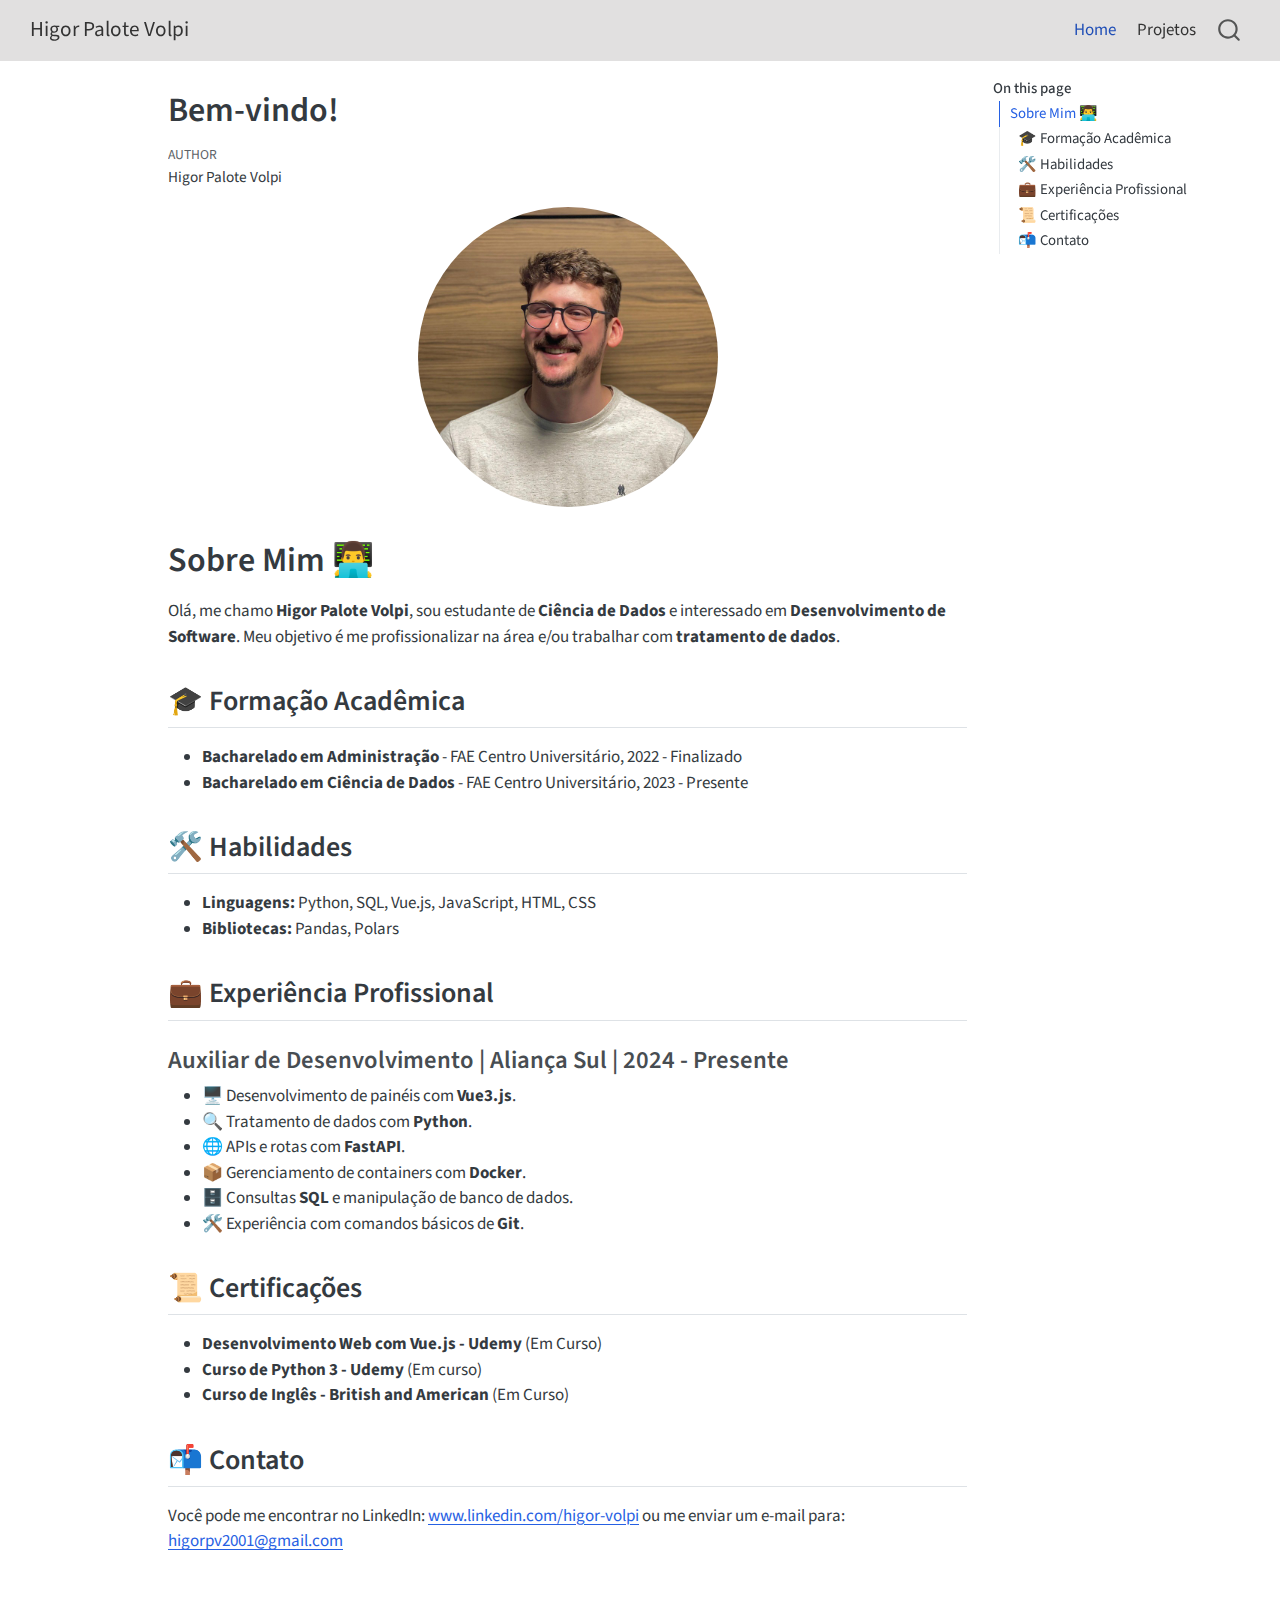
<file: index.html>
<!DOCTYPE html>
<html xmlns="http://www.w3.org/1999/xhtml" lang="en" xml:lang="en"><head>

<meta charset="utf-8">
<meta name="generator" content="quarto-1.6.42">

<meta name="viewport" content="width=device-width, initial-scale=1.0, user-scalable=yes">

<meta name="author" content="Higor Palote Volpi">

<title>Bem-vindo! – Higor Palote Volpi</title>
<style>
code{white-space: pre-wrap;}
span.smallcaps{font-variant: small-caps;}
div.columns{display: flex; gap: min(4vw, 1.5em);}
div.column{flex: auto; overflow-x: auto;}
div.hanging-indent{margin-left: 1.5em; text-indent: -1.5em;}
ul.task-list{list-style: none;}
ul.task-list li input[type="checkbox"] {
  width: 0.8em;
  margin: 0 0.8em 0.2em -1em; /* quarto-specific, see https://github.com/quarto-dev/quarto-cli/issues/4556 */ 
  vertical-align: middle;
}
</style>


<script src="site_libs/quarto-nav/quarto-nav.js"></script>
<script src="site_libs/quarto-nav/headroom.min.js"></script>
<script src="site_libs/clipboard/clipboard.min.js"></script>
<script src="site_libs/quarto-search/autocomplete.umd.js"></script>
<script src="site_libs/quarto-search/fuse.min.js"></script>
<script src="site_libs/quarto-search/quarto-search.js"></script>
<meta name="quarto:offset" content="./">
<script src="site_libs/quarto-html/quarto.js"></script>
<script src="site_libs/quarto-html/popper.min.js"></script>
<script src="site_libs/quarto-html/tippy.umd.min.js"></script>
<script src="site_libs/quarto-html/anchor.min.js"></script>
<link href="site_libs/quarto-html/tippy.css" rel="stylesheet">
<link href="site_libs/quarto-html/quarto-syntax-highlighting-2f5df379a58b258e96c21c0638c20c03.css" rel="stylesheet" id="quarto-text-highlighting-styles">
<script src="site_libs/bootstrap/bootstrap.min.js"></script>
<link href="site_libs/bootstrap/bootstrap-icons.css" rel="stylesheet">
<link href="site_libs/bootstrap/bootstrap-ddd961a2510921635943dfbbd19534c4.min.css" rel="stylesheet" append-hash="true" id="quarto-bootstrap" data-mode="light">
<script id="quarto-search-options" type="application/json">{
  "location": "navbar",
  "copy-button": false,
  "collapse-after": 3,
  "panel-placement": "end",
  "type": "overlay",
  "limit": 50,
  "keyboard-shortcut": [
    "f",
    "/",
    "s"
  ],
  "show-item-context": false,
  "language": {
    "search-no-results-text": "No results",
    "search-matching-documents-text": "matching documents",
    "search-copy-link-title": "Copy link to search",
    "search-hide-matches-text": "Hide additional matches",
    "search-more-match-text": "more match in this document",
    "search-more-matches-text": "more matches in this document",
    "search-clear-button-title": "Clear",
    "search-text-placeholder": "",
    "search-detached-cancel-button-title": "Cancel",
    "search-submit-button-title": "Submit",
    "search-label": "Search"
  }
}</script>


<link rel="stylesheet" href="styles.css">
</head>

<body class="nav-fixed">

<div id="quarto-search-results"></div>
  <header id="quarto-header" class="headroom fixed-top">
    <nav class="navbar navbar-expand-lg " data-bs-theme="dark">
      <div class="navbar-container container-fluid">
      <div class="navbar-brand-container mx-auto">
    <a class="navbar-brand" href="./index.html">
    <span class="navbar-title">Higor Palote Volpi</span>
    </a>
  </div>
            <div id="quarto-search" class="" title="Search"></div>
          <button class="navbar-toggler" type="button" data-bs-toggle="collapse" data-bs-target="#navbarCollapse" aria-controls="navbarCollapse" role="menu" aria-expanded="false" aria-label="Toggle navigation" onclick="if (window.quartoToggleHeadroom) { window.quartoToggleHeadroom(); }">
  <span class="navbar-toggler-icon"></span>
</button>
          <div class="collapse navbar-collapse" id="navbarCollapse">
            <ul class="navbar-nav navbar-nav-scroll ms-auto">
  <li class="nav-item">
    <a class="nav-link active" href="./index.html" aria-current="page"> 
<span class="menu-text">Home</span></a>
  </li>  
  <li class="nav-item">
    <a class="nav-link" href="./projects.html"> 
<span class="menu-text">Projetos</span></a>
  </li>  
</ul>
          </div> <!-- /navcollapse -->
            <div class="quarto-navbar-tools">
</div>
      </div> <!-- /container-fluid -->
    </nav>
</header>
<!-- content -->
<div id="quarto-content" class="quarto-container page-columns page-rows-contents page-layout-article page-navbar">
<!-- sidebar -->
<!-- margin-sidebar -->
    <div id="quarto-margin-sidebar" class="sidebar margin-sidebar">
        <nav id="TOC" role="doc-toc" class="toc-active">
    <h2 id="toc-title">On this page</h2>
   
  <ul>
  <li><a href="#sobre-mim" id="toc-sobre-mim" class="nav-link active" data-scroll-target="#sobre-mim">Sobre Mim 👨‍💻</a>
  <ul class="collapse">
  <li><a href="#formação-acadêmica" id="toc-formação-acadêmica" class="nav-link" data-scroll-target="#formação-acadêmica">🎓 Formação Acadêmica</a></li>
  <li><a href="#habilidades" id="toc-habilidades" class="nav-link" data-scroll-target="#habilidades">🛠️ Habilidades</a></li>
  <li><a href="#experiência-profissional" id="toc-experiência-profissional" class="nav-link" data-scroll-target="#experiência-profissional">💼 Experiência Profissional</a>
  <ul class="collapse">
  <li><a href="#auxiliar-de-desenvolvimento-aliança-sul-2024---presente" id="toc-auxiliar-de-desenvolvimento-aliança-sul-2024---presente" class="nav-link" data-scroll-target="#auxiliar-de-desenvolvimento-aliança-sul-2024---presente">Auxiliar de Desenvolvimento | Aliança Sul | 2024 - Presente</a></li>
  </ul></li>
  <li><a href="#certificações" id="toc-certificações" class="nav-link" data-scroll-target="#certificações">📜 Certificações</a></li>
  <li><a href="#contato" id="toc-contato" class="nav-link" data-scroll-target="#contato">📬 Contato</a></li>
  </ul></li>
  </ul>
</nav>
    </div>
<!-- main -->
<main class="content" id="quarto-document-content">

<header id="title-block-header" class="quarto-title-block default">
<div class="quarto-title">
<h1 class="title">Bem-vindo!</h1>
</div>



<div class="quarto-title-meta">

    <div>
    <div class="quarto-title-meta-heading">Author</div>
    <div class="quarto-title-meta-contents">
             <p>Higor Palote Volpi </p>
          </div>
  </div>
    
  
    
  </div>
  


</header>


<div style="text-align: center;">
<p><img src="images/higor.jpg" alt="Foto de Higor Palote Volpi" width="300" style="border-radius: 50%;"></p>
</div>
<section id="sobre-mim" class="level1">
<h1>Sobre Mim 👨‍💻</h1>
<p>Olá, me chamo <strong>Higor Palote Volpi</strong>, sou estudante de <strong>Ciência de Dados</strong> e interessado em <strong>Desenvolvimento de Software</strong>. Meu objetivo é me profissionalizar na área e/ou trabalhar com <strong>tratamento de dados</strong>.</p>
<section id="formação-acadêmica" class="level2">
<h2 class="anchored" data-anchor-id="formação-acadêmica">🎓 Formação Acadêmica</h2>
<ul>
<li><strong>Bacharelado em Administração</strong> - FAE Centro Universitário, 2022 - Finalizado<br>
</li>
<li><strong>Bacharelado em Ciência de Dados</strong> - FAE Centro Universitário, 2023 - Presente</li>
</ul>
</section>
<section id="habilidades" class="level2">
<h2 class="anchored" data-anchor-id="habilidades">🛠️ Habilidades</h2>
<ul>
<li><strong>Linguagens:</strong> Python, SQL, Vue.js, JavaScript, HTML, CSS<br>
</li>
<li><strong>Bibliotecas:</strong> Pandas, Polars</li>
</ul>
</section>
<section id="experiência-profissional" class="level2">
<h2 class="anchored" data-anchor-id="experiência-profissional">💼 Experiência Profissional</h2>
<section id="auxiliar-de-desenvolvimento-aliança-sul-2024---presente" class="level3">
<h3 class="anchored" data-anchor-id="auxiliar-de-desenvolvimento-aliança-sul-2024---presente">Auxiliar de Desenvolvimento | Aliança Sul | 2024 - Presente</h3>
<ul>
<li>🖥️ Desenvolvimento de painéis com <strong>Vue3.js</strong>.<br>
</li>
<li>🔍 Tratamento de dados com <strong>Python</strong>.<br>
</li>
<li>🌐 APIs e rotas com <strong>FastAPI</strong>.<br>
</li>
<li>📦 Gerenciamento de containers com <strong>Docker</strong>.<br>
</li>
<li>🗄️ Consultas <strong>SQL</strong> e manipulação de banco de dados.<br>
</li>
<li>🛠️ Experiência com comandos básicos de <strong>Git</strong>.</li>
</ul>
</section>
</section>
<section id="certificações" class="level2">
<h2 class="anchored" data-anchor-id="certificações">📜 Certificações</h2>
<ul>
<li><strong>Desenvolvimento Web com Vue.js - Udemy</strong> (Em Curso)<br>
</li>
<li><strong>Curso de Python 3 - Udemy</strong> (Em curso)<br>
</li>
<li><strong>Curso de Inglês - British and American</strong> (Em Curso)</li>
</ul>
</section>
<section id="contato" class="level2">
<h2 class="anchored" data-anchor-id="contato">📬 Contato</h2>
<p>Você pode me encontrar no LinkedIn: <a href="https://www.linkedin.com/in/higor-volpi/">www.linkedin.com/higor-volpi</a> ou me enviar um e-mail para: <a href="mailto:higorpv2001@gmail.com">higorpv2001@gmail.com</a></p>


</section>
</section>

</main> <!-- /main -->
<script id="quarto-html-after-body" type="application/javascript">
window.document.addEventListener("DOMContentLoaded", function (event) {
  const toggleBodyColorMode = (bsSheetEl) => {
    const mode = bsSheetEl.getAttribute("data-mode");
    const bodyEl = window.document.querySelector("body");
    if (mode === "dark") {
      bodyEl.classList.add("quarto-dark");
      bodyEl.classList.remove("quarto-light");
    } else {
      bodyEl.classList.add("quarto-light");
      bodyEl.classList.remove("quarto-dark");
    }
  }
  const toggleBodyColorPrimary = () => {
    const bsSheetEl = window.document.querySelector("link#quarto-bootstrap");
    if (bsSheetEl) {
      toggleBodyColorMode(bsSheetEl);
    }
  }
  toggleBodyColorPrimary();  
  const icon = "";
  const anchorJS = new window.AnchorJS();
  anchorJS.options = {
    placement: 'right',
    icon: icon
  };
  anchorJS.add('.anchored');
  const isCodeAnnotation = (el) => {
    for (const clz of el.classList) {
      if (clz.startsWith('code-annotation-')) {                     
        return true;
      }
    }
    return false;
  }
  const onCopySuccess = function(e) {
    // button target
    const button = e.trigger;
    // don't keep focus
    button.blur();
    // flash "checked"
    button.classList.add('code-copy-button-checked');
    var currentTitle = button.getAttribute("title");
    button.setAttribute("title", "Copied!");
    let tooltip;
    if (window.bootstrap) {
      button.setAttribute("data-bs-toggle", "tooltip");
      button.setAttribute("data-bs-placement", "left");
      button.setAttribute("data-bs-title", "Copied!");
      tooltip = new bootstrap.Tooltip(button, 
        { trigger: "manual", 
          customClass: "code-copy-button-tooltip",
          offset: [0, -8]});
      tooltip.show();    
    }
    setTimeout(function() {
      if (tooltip) {
        tooltip.hide();
        button.removeAttribute("data-bs-title");
        button.removeAttribute("data-bs-toggle");
        button.removeAttribute("data-bs-placement");
      }
      button.setAttribute("title", currentTitle);
      button.classList.remove('code-copy-button-checked');
    }, 1000);
    // clear code selection
    e.clearSelection();
  }
  const getTextToCopy = function(trigger) {
      const codeEl = trigger.previousElementSibling.cloneNode(true);
      for (const childEl of codeEl.children) {
        if (isCodeAnnotation(childEl)) {
          childEl.remove();
        }
      }
      return codeEl.innerText;
  }
  const clipboard = new window.ClipboardJS('.code-copy-button:not([data-in-quarto-modal])', {
    text: getTextToCopy
  });
  clipboard.on('success', onCopySuccess);
  if (window.document.getElementById('quarto-embedded-source-code-modal')) {
    const clipboardModal = new window.ClipboardJS('.code-copy-button[data-in-quarto-modal]', {
      text: getTextToCopy,
      container: window.document.getElementById('quarto-embedded-source-code-modal')
    });
    clipboardModal.on('success', onCopySuccess);
  }
    var localhostRegex = new RegExp(/^(?:http|https):\/\/localhost\:?[0-9]*\//);
    var mailtoRegex = new RegExp(/^mailto:/);
      var filterRegex = new RegExp('/' + window.location.host + '/');
    var isInternal = (href) => {
        return filterRegex.test(href) || localhostRegex.test(href) || mailtoRegex.test(href);
    }
    // Inspect non-navigation links and adorn them if external
 	var links = window.document.querySelectorAll('a[href]:not(.nav-link):not(.navbar-brand):not(.toc-action):not(.sidebar-link):not(.sidebar-item-toggle):not(.pagination-link):not(.no-external):not([aria-hidden]):not(.dropdown-item):not(.quarto-navigation-tool):not(.about-link)');
    for (var i=0; i<links.length; i++) {
      const link = links[i];
      if (!isInternal(link.href)) {
        // undo the damage that might have been done by quarto-nav.js in the case of
        // links that we want to consider external
        if (link.dataset.originalHref !== undefined) {
          link.href = link.dataset.originalHref;
        }
      }
    }
  function tippyHover(el, contentFn, onTriggerFn, onUntriggerFn) {
    const config = {
      allowHTML: true,
      maxWidth: 500,
      delay: 100,
      arrow: false,
      appendTo: function(el) {
          return el.parentElement;
      },
      interactive: true,
      interactiveBorder: 10,
      theme: 'quarto',
      placement: 'bottom-start',
    };
    if (contentFn) {
      config.content = contentFn;
    }
    if (onTriggerFn) {
      config.onTrigger = onTriggerFn;
    }
    if (onUntriggerFn) {
      config.onUntrigger = onUntriggerFn;
    }
    window.tippy(el, config); 
  }
  const noterefs = window.document.querySelectorAll('a[role="doc-noteref"]');
  for (var i=0; i<noterefs.length; i++) {
    const ref = noterefs[i];
    tippyHover(ref, function() {
      // use id or data attribute instead here
      let href = ref.getAttribute('data-footnote-href') || ref.getAttribute('href');
      try { href = new URL(href).hash; } catch {}
      const id = href.replace(/^#\/?/, "");
      const note = window.document.getElementById(id);
      if (note) {
        return note.innerHTML;
      } else {
        return "";
      }
    });
  }
  const xrefs = window.document.querySelectorAll('a.quarto-xref');
  const processXRef = (id, note) => {
    // Strip column container classes
    const stripColumnClz = (el) => {
      el.classList.remove("page-full", "page-columns");
      if (el.children) {
        for (const child of el.children) {
          stripColumnClz(child);
        }
      }
    }
    stripColumnClz(note)
    if (id === null || id.startsWith('sec-')) {
      // Special case sections, only their first couple elements
      const container = document.createElement("div");
      if (note.children && note.children.length > 2) {
        container.appendChild(note.children[0].cloneNode(true));
        for (let i = 1; i < note.children.length; i++) {
          const child = note.children[i];
          if (child.tagName === "P" && child.innerText === "") {
            continue;
          } else {
            container.appendChild(child.cloneNode(true));
            break;
          }
        }
        if (window.Quarto?.typesetMath) {
          window.Quarto.typesetMath(container);
        }
        return container.innerHTML
      } else {
        if (window.Quarto?.typesetMath) {
          window.Quarto.typesetMath(note);
        }
        return note.innerHTML;
      }
    } else {
      // Remove any anchor links if they are present
      const anchorLink = note.querySelector('a.anchorjs-link');
      if (anchorLink) {
        anchorLink.remove();
      }
      if (window.Quarto?.typesetMath) {
        window.Quarto.typesetMath(note);
      }
      if (note.classList.contains("callout")) {
        return note.outerHTML;
      } else {
        return note.innerHTML;
      }
    }
  }
  for (var i=0; i<xrefs.length; i++) {
    const xref = xrefs[i];
    tippyHover(xref, undefined, function(instance) {
      instance.disable();
      let url = xref.getAttribute('href');
      let hash = undefined; 
      if (url.startsWith('#')) {
        hash = url;
      } else {
        try { hash = new URL(url).hash; } catch {}
      }
      if (hash) {
        const id = hash.replace(/^#\/?/, "");
        const note = window.document.getElementById(id);
        if (note !== null) {
          try {
            const html = processXRef(id, note.cloneNode(true));
            instance.setContent(html);
          } finally {
            instance.enable();
            instance.show();
          }
        } else {
          // See if we can fetch this
          fetch(url.split('#')[0])
          .then(res => res.text())
          .then(html => {
            const parser = new DOMParser();
            const htmlDoc = parser.parseFromString(html, "text/html");
            const note = htmlDoc.getElementById(id);
            if (note !== null) {
              const html = processXRef(id, note);
              instance.setContent(html);
            } 
          }).finally(() => {
            instance.enable();
            instance.show();
          });
        }
      } else {
        // See if we can fetch a full url (with no hash to target)
        // This is a special case and we should probably do some content thinning / targeting
        fetch(url)
        .then(res => res.text())
        .then(html => {
          const parser = new DOMParser();
          const htmlDoc = parser.parseFromString(html, "text/html");
          const note = htmlDoc.querySelector('main.content');
          if (note !== null) {
            // This should only happen for chapter cross references
            // (since there is no id in the URL)
            // remove the first header
            if (note.children.length > 0 && note.children[0].tagName === "HEADER") {
              note.children[0].remove();
            }
            const html = processXRef(null, note);
            instance.setContent(html);
          } 
        }).finally(() => {
          instance.enable();
          instance.show();
        });
      }
    }, function(instance) {
    });
  }
      let selectedAnnoteEl;
      const selectorForAnnotation = ( cell, annotation) => {
        let cellAttr = 'data-code-cell="' + cell + '"';
        let lineAttr = 'data-code-annotation="' +  annotation + '"';
        const selector = 'span[' + cellAttr + '][' + lineAttr + ']';
        return selector;
      }
      const selectCodeLines = (annoteEl) => {
        const doc = window.document;
        const targetCell = annoteEl.getAttribute("data-target-cell");
        const targetAnnotation = annoteEl.getAttribute("data-target-annotation");
        const annoteSpan = window.document.querySelector(selectorForAnnotation(targetCell, targetAnnotation));
        const lines = annoteSpan.getAttribute("data-code-lines").split(",");
        const lineIds = lines.map((line) => {
          return targetCell + "-" + line;
        })
        let top = null;
        let height = null;
        let parent = null;
        if (lineIds.length > 0) {
            //compute the position of the single el (top and bottom and make a div)
            const el = window.document.getElementById(lineIds[0]);
            top = el.offsetTop;
            height = el.offsetHeight;
            parent = el.parentElement.parentElement;
          if (lineIds.length > 1) {
            const lastEl = window.document.getElementById(lineIds[lineIds.length - 1]);
            const bottom = lastEl.offsetTop + lastEl.offsetHeight;
            height = bottom - top;
          }
          if (top !== null && height !== null && parent !== null) {
            // cook up a div (if necessary) and position it 
            let div = window.document.getElementById("code-annotation-line-highlight");
            if (div === null) {
              div = window.document.createElement("div");
              div.setAttribute("id", "code-annotation-line-highlight");
              div.style.position = 'absolute';
              parent.appendChild(div);
            }
            div.style.top = top - 2 + "px";
            div.style.height = height + 4 + "px";
            div.style.left = 0;
            let gutterDiv = window.document.getElementById("code-annotation-line-highlight-gutter");
            if (gutterDiv === null) {
              gutterDiv = window.document.createElement("div");
              gutterDiv.setAttribute("id", "code-annotation-line-highlight-gutter");
              gutterDiv.style.position = 'absolute';
              const codeCell = window.document.getElementById(targetCell);
              const gutter = codeCell.querySelector('.code-annotation-gutter');
              gutter.appendChild(gutterDiv);
            }
            gutterDiv.style.top = top - 2 + "px";
            gutterDiv.style.height = height + 4 + "px";
          }
          selectedAnnoteEl = annoteEl;
        }
      };
      const unselectCodeLines = () => {
        const elementsIds = ["code-annotation-line-highlight", "code-annotation-line-highlight-gutter"];
        elementsIds.forEach((elId) => {
          const div = window.document.getElementById(elId);
          if (div) {
            div.remove();
          }
        });
        selectedAnnoteEl = undefined;
      };
        // Handle positioning of the toggle
    window.addEventListener(
      "resize",
      throttle(() => {
        elRect = undefined;
        if (selectedAnnoteEl) {
          selectCodeLines(selectedAnnoteEl);
        }
      }, 10)
    );
    function throttle(fn, ms) {
    let throttle = false;
    let timer;
      return (...args) => {
        if(!throttle) { // first call gets through
            fn.apply(this, args);
            throttle = true;
        } else { // all the others get throttled
            if(timer) clearTimeout(timer); // cancel #2
            timer = setTimeout(() => {
              fn.apply(this, args);
              timer = throttle = false;
            }, ms);
        }
      };
    }
      // Attach click handler to the DT
      const annoteDls = window.document.querySelectorAll('dt[data-target-cell]');
      for (const annoteDlNode of annoteDls) {
        annoteDlNode.addEventListener('click', (event) => {
          const clickedEl = event.target;
          if (clickedEl !== selectedAnnoteEl) {
            unselectCodeLines();
            const activeEl = window.document.querySelector('dt[data-target-cell].code-annotation-active');
            if (activeEl) {
              activeEl.classList.remove('code-annotation-active');
            }
            selectCodeLines(clickedEl);
            clickedEl.classList.add('code-annotation-active');
          } else {
            // Unselect the line
            unselectCodeLines();
            clickedEl.classList.remove('code-annotation-active');
          }
        });
      }
  const findCites = (el) => {
    const parentEl = el.parentElement;
    if (parentEl) {
      const cites = parentEl.dataset.cites;
      if (cites) {
        return {
          el,
          cites: cites.split(' ')
        };
      } else {
        return findCites(el.parentElement)
      }
    } else {
      return undefined;
    }
  };
  var bibliorefs = window.document.querySelectorAll('a[role="doc-biblioref"]');
  for (var i=0; i<bibliorefs.length; i++) {
    const ref = bibliorefs[i];
    const citeInfo = findCites(ref);
    if (citeInfo) {
      tippyHover(citeInfo.el, function() {
        var popup = window.document.createElement('div');
        citeInfo.cites.forEach(function(cite) {
          var citeDiv = window.document.createElement('div');
          citeDiv.classList.add('hanging-indent');
          citeDiv.classList.add('csl-entry');
          var biblioDiv = window.document.getElementById('ref-' + cite);
          if (biblioDiv) {
            citeDiv.innerHTML = biblioDiv.innerHTML;
          }
          popup.appendChild(citeDiv);
        });
        return popup.innerHTML;
      });
    }
  }
});
</script>
</div> <!-- /content -->




</body></html>
</file>
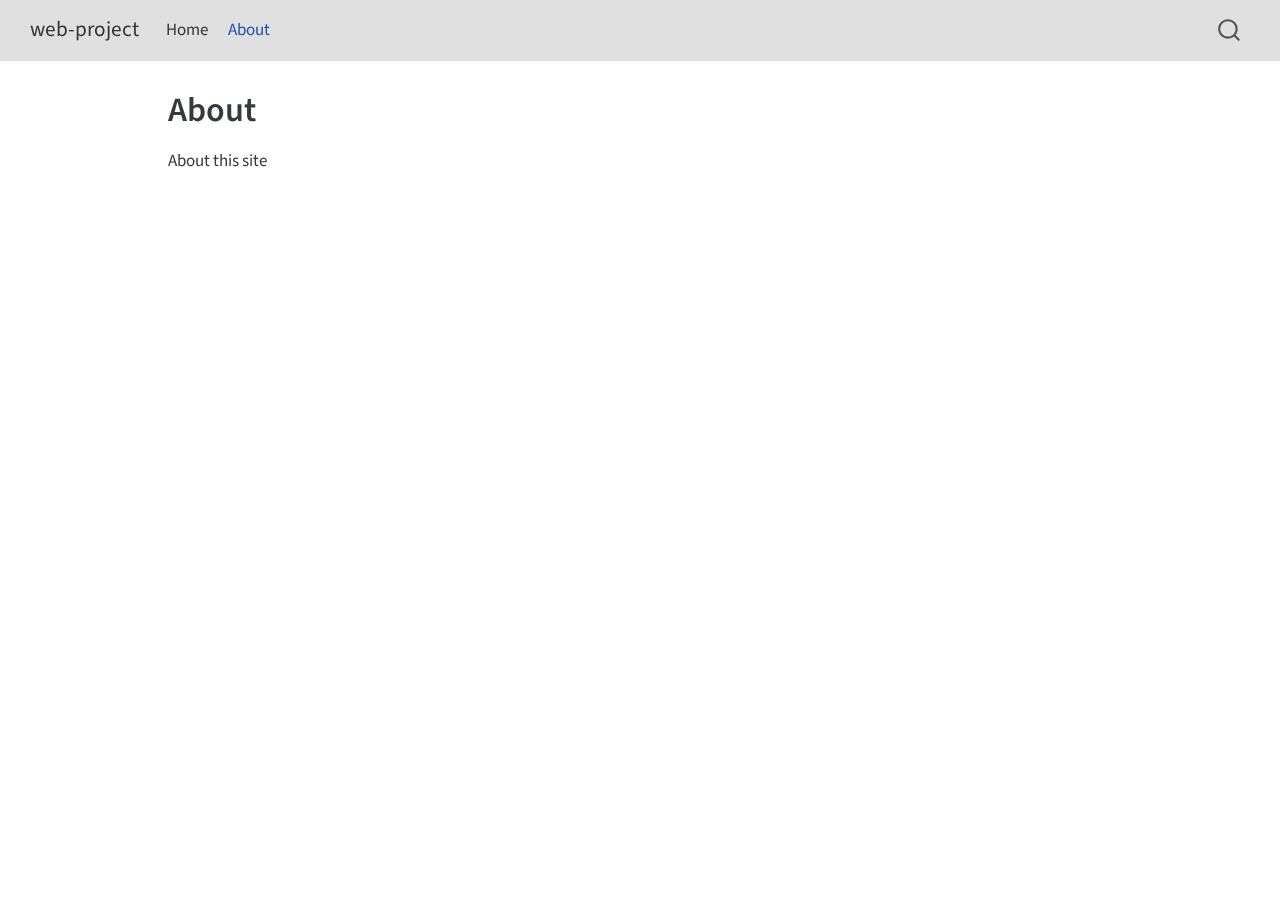
<file: about.html>
<!DOCTYPE html>
<html xmlns="http://www.w3.org/1999/xhtml" lang="en" xml:lang="en"><head>

<meta charset="utf-8">
<meta name="generator" content="quarto-1.6.42">

<meta name="viewport" content="width=device-width, initial-scale=1.0, user-scalable=yes">


<title>About – web-project</title>
<style>
code{white-space: pre-wrap;}
span.smallcaps{font-variant: small-caps;}
div.columns{display: flex; gap: min(4vw, 1.5em);}
div.column{flex: auto; overflow-x: auto;}
div.hanging-indent{margin-left: 1.5em; text-indent: -1.5em;}
ul.task-list{list-style: none;}
ul.task-list li input[type="checkbox"] {
  width: 0.8em;
  margin: 0 0.8em 0.2em -1em; /* quarto-specific, see https://github.com/quarto-dev/quarto-cli/issues/4556 */ 
  vertical-align: middle;
}
</style>


<script src="site_libs/quarto-nav/quarto-nav.js"></script>
<script src="site_libs/quarto-nav/headroom.min.js"></script>
<script src="site_libs/clipboard/clipboard.min.js"></script>
<script src="site_libs/quarto-search/autocomplete.umd.js"></script>
<script src="site_libs/quarto-search/fuse.min.js"></script>
<script src="site_libs/quarto-search/quarto-search.js"></script>
<meta name="quarto:offset" content="./">
<script src="site_libs/quarto-html/quarto.js"></script>
<script src="site_libs/quarto-html/popper.min.js"></script>
<script src="site_libs/quarto-html/tippy.umd.min.js"></script>
<script src="site_libs/quarto-html/anchor.min.js"></script>
<link href="site_libs/quarto-html/tippy.css" rel="stylesheet">
<link href="site_libs/quarto-html/quarto-syntax-highlighting-2f5df379a58b258e96c21c0638c20c03.css" rel="stylesheet" id="quarto-text-highlighting-styles">
<script src="site_libs/bootstrap/bootstrap.min.js"></script>
<link href="site_libs/bootstrap/bootstrap-icons.css" rel="stylesheet">
<link href="site_libs/bootstrap/bootstrap-ddd961a2510921635943dfbbd19534c4.min.css" rel="stylesheet" append-hash="true" id="quarto-bootstrap" data-mode="light">
<script id="quarto-search-options" type="application/json">{
  "location": "navbar",
  "copy-button": false,
  "collapse-after": 3,
  "panel-placement": "end",
  "type": "overlay",
  "limit": 50,
  "keyboard-shortcut": [
    "f",
    "/",
    "s"
  ],
  "show-item-context": false,
  "language": {
    "search-no-results-text": "No results",
    "search-matching-documents-text": "matching documents",
    "search-copy-link-title": "Copy link to search",
    "search-hide-matches-text": "Hide additional matches",
    "search-more-match-text": "more match in this document",
    "search-more-matches-text": "more matches in this document",
    "search-clear-button-title": "Clear",
    "search-text-placeholder": "",
    "search-detached-cancel-button-title": "Cancel",
    "search-submit-button-title": "Submit",
    "search-label": "Search"
  }
}</script>


<link rel="stylesheet" href="styles.css">
</head>

<body class="nav-fixed">

<div id="quarto-search-results"></div>
  <header id="quarto-header" class="headroom fixed-top">
    <nav class="navbar navbar-expand-lg " data-bs-theme="dark">
      <div class="navbar-container container-fluid">
      <div class="navbar-brand-container mx-auto">
    <a class="navbar-brand" href="./index.html">
    <span class="navbar-title">web-project</span>
    </a>
  </div>
            <div id="quarto-search" class="" title="Search"></div>
          <button class="navbar-toggler" type="button" data-bs-toggle="collapse" data-bs-target="#navbarCollapse" aria-controls="navbarCollapse" role="menu" aria-expanded="false" aria-label="Toggle navigation" onclick="if (window.quartoToggleHeadroom) { window.quartoToggleHeadroom(); }">
  <span class="navbar-toggler-icon"></span>
</button>
          <div class="collapse navbar-collapse" id="navbarCollapse">
            <ul class="navbar-nav navbar-nav-scroll me-auto">
  <li class="nav-item">
    <a class="nav-link" href="./index.html"> 
<span class="menu-text">Home</span></a>
  </li>  
  <li class="nav-item">
    <a class="nav-link active" href="./about.html" aria-current="page"> 
<span class="menu-text">About</span></a>
  </li>  
</ul>
          </div> <!-- /navcollapse -->
            <div class="quarto-navbar-tools">
</div>
      </div> <!-- /container-fluid -->
    </nav>
</header>
<!-- content -->
<div id="quarto-content" class="quarto-container page-columns page-rows-contents page-layout-article page-navbar">
<!-- sidebar -->
<!-- margin-sidebar -->
    <div id="quarto-margin-sidebar" class="sidebar margin-sidebar zindex-bottom">
        
    </div>
<!-- main -->
<main class="content" id="quarto-document-content">

<header id="title-block-header" class="quarto-title-block default">
<div class="quarto-title">
<h1 class="title">About</h1>
</div>



<div class="quarto-title-meta">

    
  
    
  </div>
  


</header>


<p>About this site</p>



</main> <!-- /main -->
<script id="quarto-html-after-body" type="application/javascript">
window.document.addEventListener("DOMContentLoaded", function (event) {
  const toggleBodyColorMode = (bsSheetEl) => {
    const mode = bsSheetEl.getAttribute("data-mode");
    const bodyEl = window.document.querySelector("body");
    if (mode === "dark") {
      bodyEl.classList.add("quarto-dark");
      bodyEl.classList.remove("quarto-light");
    } else {
      bodyEl.classList.add("quarto-light");
      bodyEl.classList.remove("quarto-dark");
    }
  }
  const toggleBodyColorPrimary = () => {
    const bsSheetEl = window.document.querySelector("link#quarto-bootstrap");
    if (bsSheetEl) {
      toggleBodyColorMode(bsSheetEl);
    }
  }
  toggleBodyColorPrimary();  
  const icon = "";
  const anchorJS = new window.AnchorJS();
  anchorJS.options = {
    placement: 'right',
    icon: icon
  };
  anchorJS.add('.anchored');
  const isCodeAnnotation = (el) => {
    for (const clz of el.classList) {
      if (clz.startsWith('code-annotation-')) {                     
        return true;
      }
    }
    return false;
  }
  const onCopySuccess = function(e) {
    // button target
    const button = e.trigger;
    // don't keep focus
    button.blur();
    // flash "checked"
    button.classList.add('code-copy-button-checked');
    var currentTitle = button.getAttribute("title");
    button.setAttribute("title", "Copied!");
    let tooltip;
    if (window.bootstrap) {
      button.setAttribute("data-bs-toggle", "tooltip");
      button.setAttribute("data-bs-placement", "left");
      button.setAttribute("data-bs-title", "Copied!");
      tooltip = new bootstrap.Tooltip(button, 
        { trigger: "manual", 
          customClass: "code-copy-button-tooltip",
          offset: [0, -8]});
      tooltip.show();    
    }
    setTimeout(function() {
      if (tooltip) {
        tooltip.hide();
        button.removeAttribute("data-bs-title");
        button.removeAttribute("data-bs-toggle");
        button.removeAttribute("data-bs-placement");
      }
      button.setAttribute("title", currentTitle);
      button.classList.remove('code-copy-button-checked');
    }, 1000);
    // clear code selection
    e.clearSelection();
  }
  const getTextToCopy = function(trigger) {
      const codeEl = trigger.previousElementSibling.cloneNode(true);
      for (const childEl of codeEl.children) {
        if (isCodeAnnotation(childEl)) {
          childEl.remove();
        }
      }
      return codeEl.innerText;
  }
  const clipboard = new window.ClipboardJS('.code-copy-button:not([data-in-quarto-modal])', {
    text: getTextToCopy
  });
  clipboard.on('success', onCopySuccess);
  if (window.document.getElementById('quarto-embedded-source-code-modal')) {
    const clipboardModal = new window.ClipboardJS('.code-copy-button[data-in-quarto-modal]', {
      text: getTextToCopy,
      container: window.document.getElementById('quarto-embedded-source-code-modal')
    });
    clipboardModal.on('success', onCopySuccess);
  }
    var localhostRegex = new RegExp(/^(?:http|https):\/\/localhost\:?[0-9]*\//);
    var mailtoRegex = new RegExp(/^mailto:/);
      var filterRegex = new RegExp('/' + window.location.host + '/');
    var isInternal = (href) => {
        return filterRegex.test(href) || localhostRegex.test(href) || mailtoRegex.test(href);
    }
    // Inspect non-navigation links and adorn them if external
 	var links = window.document.querySelectorAll('a[href]:not(.nav-link):not(.navbar-brand):not(.toc-action):not(.sidebar-link):not(.sidebar-item-toggle):not(.pagination-link):not(.no-external):not([aria-hidden]):not(.dropdown-item):not(.quarto-navigation-tool):not(.about-link)');
    for (var i=0; i<links.length; i++) {
      const link = links[i];
      if (!isInternal(link.href)) {
        // undo the damage that might have been done by quarto-nav.js in the case of
        // links that we want to consider external
        if (link.dataset.originalHref !== undefined) {
          link.href = link.dataset.originalHref;
        }
      }
    }
  function tippyHover(el, contentFn, onTriggerFn, onUntriggerFn) {
    const config = {
      allowHTML: true,
      maxWidth: 500,
      delay: 100,
      arrow: false,
      appendTo: function(el) {
          return el.parentElement;
      },
      interactive: true,
      interactiveBorder: 10,
      theme: 'quarto',
      placement: 'bottom-start',
    };
    if (contentFn) {
      config.content = contentFn;
    }
    if (onTriggerFn) {
      config.onTrigger = onTriggerFn;
    }
    if (onUntriggerFn) {
      config.onUntrigger = onUntriggerFn;
    }
    window.tippy(el, config); 
  }
  const noterefs = window.document.querySelectorAll('a[role="doc-noteref"]');
  for (var i=0; i<noterefs.length; i++) {
    const ref = noterefs[i];
    tippyHover(ref, function() {
      // use id or data attribute instead here
      let href = ref.getAttribute('data-footnote-href') || ref.getAttribute('href');
      try { href = new URL(href).hash; } catch {}
      const id = href.replace(/^#\/?/, "");
      const note = window.document.getElementById(id);
      if (note) {
        return note.innerHTML;
      } else {
        return "";
      }
    });
  }
  const xrefs = window.document.querySelectorAll('a.quarto-xref');
  const processXRef = (id, note) => {
    // Strip column container classes
    const stripColumnClz = (el) => {
      el.classList.remove("page-full", "page-columns");
      if (el.children) {
        for (const child of el.children) {
          stripColumnClz(child);
        }
      }
    }
    stripColumnClz(note)
    if (id === null || id.startsWith('sec-')) {
      // Special case sections, only their first couple elements
      const container = document.createElement("div");
      if (note.children && note.children.length > 2) {
        container.appendChild(note.children[0].cloneNode(true));
        for (let i = 1; i < note.children.length; i++) {
          const child = note.children[i];
          if (child.tagName === "P" && child.innerText === "") {
            continue;
          } else {
            container.appendChild(child.cloneNode(true));
            break;
          }
        }
        if (window.Quarto?.typesetMath) {
          window.Quarto.typesetMath(container);
        }
        return container.innerHTML
      } else {
        if (window.Quarto?.typesetMath) {
          window.Quarto.typesetMath(note);
        }
        return note.innerHTML;
      }
    } else {
      // Remove any anchor links if they are present
      const anchorLink = note.querySelector('a.anchorjs-link');
      if (anchorLink) {
        anchorLink.remove();
      }
      if (window.Quarto?.typesetMath) {
        window.Quarto.typesetMath(note);
      }
      if (note.classList.contains("callout")) {
        return note.outerHTML;
      } else {
        return note.innerHTML;
      }
    }
  }
  for (var i=0; i<xrefs.length; i++) {
    const xref = xrefs[i];
    tippyHover(xref, undefined, function(instance) {
      instance.disable();
      let url = xref.getAttribute('href');
      let hash = undefined; 
      if (url.startsWith('#')) {
        hash = url;
      } else {
        try { hash = new URL(url).hash; } catch {}
      }
      if (hash) {
        const id = hash.replace(/^#\/?/, "");
        const note = window.document.getElementById(id);
        if (note !== null) {
          try {
            const html = processXRef(id, note.cloneNode(true));
            instance.setContent(html);
          } finally {
            instance.enable();
            instance.show();
          }
        } else {
          // See if we can fetch this
          fetch(url.split('#')[0])
          .then(res => res.text())
          .then(html => {
            const parser = new DOMParser();
            const htmlDoc = parser.parseFromString(html, "text/html");
            const note = htmlDoc.getElementById(id);
            if (note !== null) {
              const html = processXRef(id, note);
              instance.setContent(html);
            } 
          }).finally(() => {
            instance.enable();
            instance.show();
          });
        }
      } else {
        // See if we can fetch a full url (with no hash to target)
        // This is a special case and we should probably do some content thinning / targeting
        fetch(url)
        .then(res => res.text())
        .then(html => {
          const parser = new DOMParser();
          const htmlDoc = parser.parseFromString(html, "text/html");
          const note = htmlDoc.querySelector('main.content');
          if (note !== null) {
            // This should only happen for chapter cross references
            // (since there is no id in the URL)
            // remove the first header
            if (note.children.length > 0 && note.children[0].tagName === "HEADER") {
              note.children[0].remove();
            }
            const html = processXRef(null, note);
            instance.setContent(html);
          } 
        }).finally(() => {
          instance.enable();
          instance.show();
        });
      }
    }, function(instance) {
    });
  }
      let selectedAnnoteEl;
      const selectorForAnnotation = ( cell, annotation) => {
        let cellAttr = 'data-code-cell="' + cell + '"';
        let lineAttr = 'data-code-annotation="' +  annotation + '"';
        const selector = 'span[' + cellAttr + '][' + lineAttr + ']';
        return selector;
      }
      const selectCodeLines = (annoteEl) => {
        const doc = window.document;
        const targetCell = annoteEl.getAttribute("data-target-cell");
        const targetAnnotation = annoteEl.getAttribute("data-target-annotation");
        const annoteSpan = window.document.querySelector(selectorForAnnotation(targetCell, targetAnnotation));
        const lines = annoteSpan.getAttribute("data-code-lines").split(",");
        const lineIds = lines.map((line) => {
          return targetCell + "-" + line;
        })
        let top = null;
        let height = null;
        let parent = null;
        if (lineIds.length > 0) {
            //compute the position of the single el (top and bottom and make a div)
            const el = window.document.getElementById(lineIds[0]);
            top = el.offsetTop;
            height = el.offsetHeight;
            parent = el.parentElement.parentElement;
          if (lineIds.length > 1) {
            const lastEl = window.document.getElementById(lineIds[lineIds.length - 1]);
            const bottom = lastEl.offsetTop + lastEl.offsetHeight;
            height = bottom - top;
          }
          if (top !== null && height !== null && parent !== null) {
            // cook up a div (if necessary) and position it 
            let div = window.document.getElementById("code-annotation-line-highlight");
            if (div === null) {
              div = window.document.createElement("div");
              div.setAttribute("id", "code-annotation-line-highlight");
              div.style.position = 'absolute';
              parent.appendChild(div);
            }
            div.style.top = top - 2 + "px";
            div.style.height = height + 4 + "px";
            div.style.left = 0;
            let gutterDiv = window.document.getElementById("code-annotation-line-highlight-gutter");
            if (gutterDiv === null) {
              gutterDiv = window.document.createElement("div");
              gutterDiv.setAttribute("id", "code-annotation-line-highlight-gutter");
              gutterDiv.style.position = 'absolute';
              const codeCell = window.document.getElementById(targetCell);
              const gutter = codeCell.querySelector('.code-annotation-gutter');
              gutter.appendChild(gutterDiv);
            }
            gutterDiv.style.top = top - 2 + "px";
            gutterDiv.style.height = height + 4 + "px";
          }
          selectedAnnoteEl = annoteEl;
        }
      };
      const unselectCodeLines = () => {
        const elementsIds = ["code-annotation-line-highlight", "code-annotation-line-highlight-gutter"];
        elementsIds.forEach((elId) => {
          const div = window.document.getElementById(elId);
          if (div) {
            div.remove();
          }
        });
        selectedAnnoteEl = undefined;
      };
        // Handle positioning of the toggle
    window.addEventListener(
      "resize",
      throttle(() => {
        elRect = undefined;
        if (selectedAnnoteEl) {
          selectCodeLines(selectedAnnoteEl);
        }
      }, 10)
    );
    function throttle(fn, ms) {
    let throttle = false;
    let timer;
      return (...args) => {
        if(!throttle) { // first call gets through
            fn.apply(this, args);
            throttle = true;
        } else { // all the others get throttled
            if(timer) clearTimeout(timer); // cancel #2
            timer = setTimeout(() => {
              fn.apply(this, args);
              timer = throttle = false;
            }, ms);
        }
      };
    }
      // Attach click handler to the DT
      const annoteDls = window.document.querySelectorAll('dt[data-target-cell]');
      for (const annoteDlNode of annoteDls) {
        annoteDlNode.addEventListener('click', (event) => {
          const clickedEl = event.target;
          if (clickedEl !== selectedAnnoteEl) {
            unselectCodeLines();
            const activeEl = window.document.querySelector('dt[data-target-cell].code-annotation-active');
            if (activeEl) {
              activeEl.classList.remove('code-annotation-active');
            }
            selectCodeLines(clickedEl);
            clickedEl.classList.add('code-annotation-active');
          } else {
            // Unselect the line
            unselectCodeLines();
            clickedEl.classList.remove('code-annotation-active');
          }
        });
      }
  const findCites = (el) => {
    const parentEl = el.parentElement;
    if (parentEl) {
      const cites = parentEl.dataset.cites;
      if (cites) {
        return {
          el,
          cites: cites.split(' ')
        };
      } else {
        return findCites(el.parentElement)
      }
    } else {
      return undefined;
    }
  };
  var bibliorefs = window.document.querySelectorAll('a[role="doc-biblioref"]');
  for (var i=0; i<bibliorefs.length; i++) {
    const ref = bibliorefs[i];
    const citeInfo = findCites(ref);
    if (citeInfo) {
      tippyHover(citeInfo.el, function() {
        var popup = window.document.createElement('div');
        citeInfo.cites.forEach(function(cite) {
          var citeDiv = window.document.createElement('div');
          citeDiv.classList.add('hanging-indent');
          citeDiv.classList.add('csl-entry');
          var biblioDiv = window.document.getElementById('ref-' + cite);
          if (biblioDiv) {
            citeDiv.innerHTML = biblioDiv.innerHTML;
          }
          popup.appendChild(citeDiv);
        });
        return popup.innerHTML;
      });
    }
  }
});
</script>
</div> <!-- /content -->




</body></html>
</file>
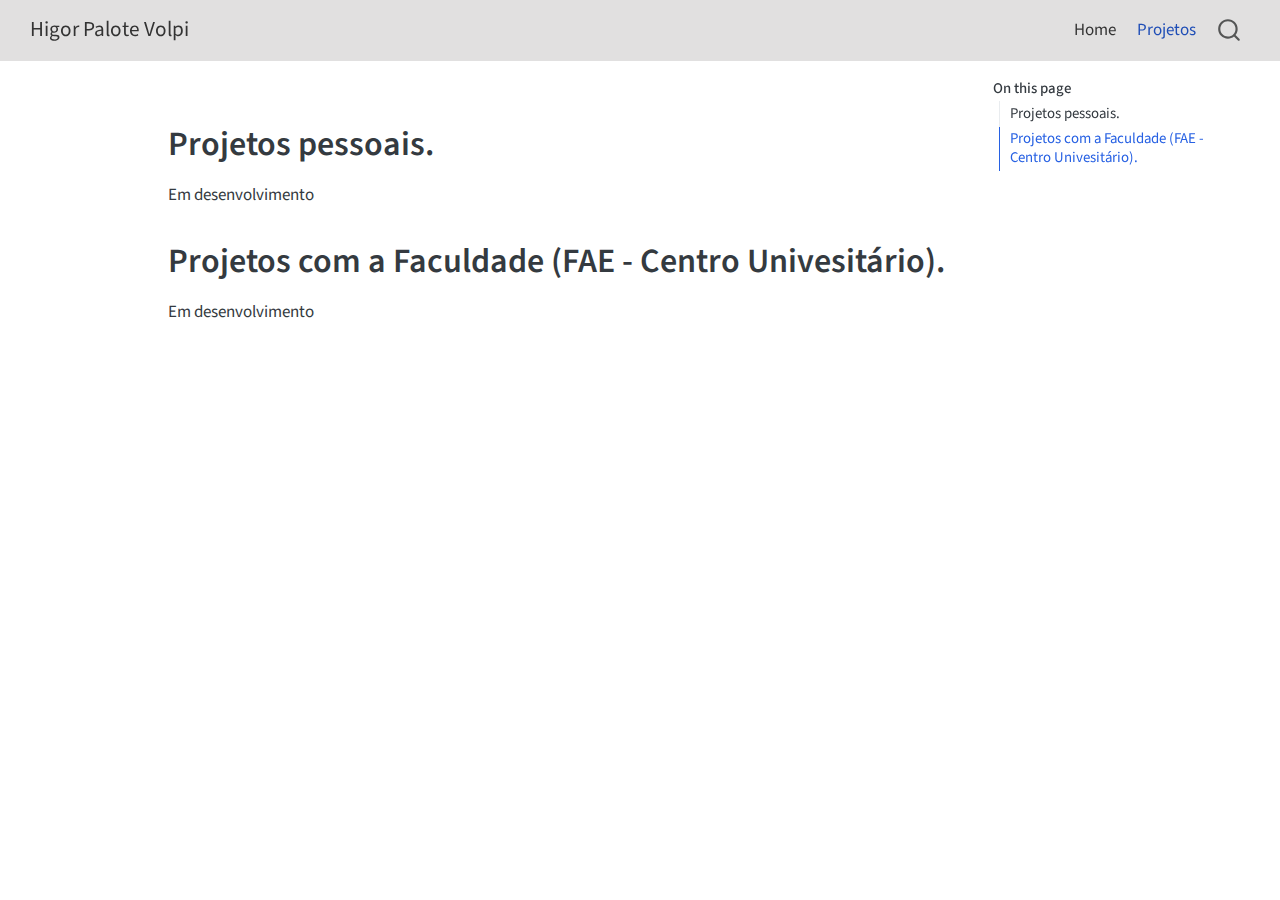
<file: projects.html>
<!DOCTYPE html>
<html xmlns="http://www.w3.org/1999/xhtml" lang="en" xml:lang="en"><head>

<meta charset="utf-8">
<meta name="generator" content="quarto-1.6.42">

<meta name="viewport" content="width=device-width, initial-scale=1.0, user-scalable=yes">


<title>projects – Higor Palote Volpi</title>
<style>
code{white-space: pre-wrap;}
span.smallcaps{font-variant: small-caps;}
div.columns{display: flex; gap: min(4vw, 1.5em);}
div.column{flex: auto; overflow-x: auto;}
div.hanging-indent{margin-left: 1.5em; text-indent: -1.5em;}
ul.task-list{list-style: none;}
ul.task-list li input[type="checkbox"] {
  width: 0.8em;
  margin: 0 0.8em 0.2em -1em; /* quarto-specific, see https://github.com/quarto-dev/quarto-cli/issues/4556 */ 
  vertical-align: middle;
}
</style>


<script src="site_libs/quarto-nav/quarto-nav.js"></script>
<script src="site_libs/quarto-nav/headroom.min.js"></script>
<script src="site_libs/clipboard/clipboard.min.js"></script>
<script src="site_libs/quarto-search/autocomplete.umd.js"></script>
<script src="site_libs/quarto-search/fuse.min.js"></script>
<script src="site_libs/quarto-search/quarto-search.js"></script>
<meta name="quarto:offset" content="./">
<script src="site_libs/quarto-html/quarto.js"></script>
<script src="site_libs/quarto-html/popper.min.js"></script>
<script src="site_libs/quarto-html/tippy.umd.min.js"></script>
<script src="site_libs/quarto-html/anchor.min.js"></script>
<link href="site_libs/quarto-html/tippy.css" rel="stylesheet">
<link href="site_libs/quarto-html/quarto-syntax-highlighting-2f5df379a58b258e96c21c0638c20c03.css" rel="stylesheet" id="quarto-text-highlighting-styles">
<script src="site_libs/bootstrap/bootstrap.min.js"></script>
<link href="site_libs/bootstrap/bootstrap-icons.css" rel="stylesheet">
<link href="site_libs/bootstrap/bootstrap-ddd961a2510921635943dfbbd19534c4.min.css" rel="stylesheet" append-hash="true" id="quarto-bootstrap" data-mode="light">
<script id="quarto-search-options" type="application/json">{
  "location": "navbar",
  "copy-button": false,
  "collapse-after": 3,
  "panel-placement": "end",
  "type": "overlay",
  "limit": 50,
  "keyboard-shortcut": [
    "f",
    "/",
    "s"
  ],
  "show-item-context": false,
  "language": {
    "search-no-results-text": "No results",
    "search-matching-documents-text": "matching documents",
    "search-copy-link-title": "Copy link to search",
    "search-hide-matches-text": "Hide additional matches",
    "search-more-match-text": "more match in this document",
    "search-more-matches-text": "more matches in this document",
    "search-clear-button-title": "Clear",
    "search-text-placeholder": "",
    "search-detached-cancel-button-title": "Cancel",
    "search-submit-button-title": "Submit",
    "search-label": "Search"
  }
}</script>


<link rel="stylesheet" href="styles.css">
</head>

<body class="nav-fixed">

<div id="quarto-search-results"></div>
  <header id="quarto-header" class="headroom fixed-top">
    <nav class="navbar navbar-expand-lg " data-bs-theme="dark">
      <div class="navbar-container container-fluid">
      <div class="navbar-brand-container mx-auto">
    <a class="navbar-brand" href="./index.html">
    <span class="navbar-title">Higor Palote Volpi</span>
    </a>
  </div>
            <div id="quarto-search" class="" title="Search"></div>
          <button class="navbar-toggler" type="button" data-bs-toggle="collapse" data-bs-target="#navbarCollapse" aria-controls="navbarCollapse" role="menu" aria-expanded="false" aria-label="Toggle navigation" onclick="if (window.quartoToggleHeadroom) { window.quartoToggleHeadroom(); }">
  <span class="navbar-toggler-icon"></span>
</button>
          <div class="collapse navbar-collapse" id="navbarCollapse">
            <ul class="navbar-nav navbar-nav-scroll ms-auto">
  <li class="nav-item">
    <a class="nav-link" href="./index.html"> 
<span class="menu-text">Home</span></a>
  </li>  
  <li class="nav-item">
    <a class="nav-link active" href="./projects.html" aria-current="page"> 
<span class="menu-text">Projetos</span></a>
  </li>  
</ul>
          </div> <!-- /navcollapse -->
            <div class="quarto-navbar-tools">
</div>
      </div> <!-- /container-fluid -->
    </nav>
</header>
<!-- content -->
<div id="quarto-content" class="quarto-container page-columns page-rows-contents page-layout-article page-navbar">
<!-- sidebar -->
<!-- margin-sidebar -->
    <div id="quarto-margin-sidebar" class="sidebar margin-sidebar">
        <nav id="TOC" role="doc-toc" class="toc-active">
    <h2 id="toc-title">On this page</h2>
   
  <ul>
  <li><a href="#projetos-pessoais." id="toc-projetos-pessoais." class="nav-link active" data-scroll-target="#projetos-pessoais.">Projetos pessoais.</a></li>
  <li><a href="#projetos-com-a-faculdade-fae---centro-univesitário." id="toc-projetos-com-a-faculdade-fae---centro-univesitário." class="nav-link" data-scroll-target="#projetos-com-a-faculdade-fae---centro-univesitário.">Projetos com a Faculdade (FAE - Centro Univesitário).</a></li>
  </ul>
</nav>
    </div>
<!-- main -->
<main class="content" id="quarto-document-content"><header id="title-block-header" class="quarto-title-block"></header>




<section id="projetos-pessoais." class="level1">
<h1>Projetos pessoais.</h1>
<p>Em desenvolvimento</p>
</section>
<section id="projetos-com-a-faculdade-fae---centro-univesitário." class="level1">
<h1>Projetos com a Faculdade (FAE - Centro Univesitário).</h1>
<p>Em desenvolvimento</p>


</section>

</main> <!-- /main -->
<script id="quarto-html-after-body" type="application/javascript">
window.document.addEventListener("DOMContentLoaded", function (event) {
  const toggleBodyColorMode = (bsSheetEl) => {
    const mode = bsSheetEl.getAttribute("data-mode");
    const bodyEl = window.document.querySelector("body");
    if (mode === "dark") {
      bodyEl.classList.add("quarto-dark");
      bodyEl.classList.remove("quarto-light");
    } else {
      bodyEl.classList.add("quarto-light");
      bodyEl.classList.remove("quarto-dark");
    }
  }
  const toggleBodyColorPrimary = () => {
    const bsSheetEl = window.document.querySelector("link#quarto-bootstrap");
    if (bsSheetEl) {
      toggleBodyColorMode(bsSheetEl);
    }
  }
  toggleBodyColorPrimary();  
  const icon = "";
  const anchorJS = new window.AnchorJS();
  anchorJS.options = {
    placement: 'right',
    icon: icon
  };
  anchorJS.add('.anchored');
  const isCodeAnnotation = (el) => {
    for (const clz of el.classList) {
      if (clz.startsWith('code-annotation-')) {                     
        return true;
      }
    }
    return false;
  }
  const onCopySuccess = function(e) {
    // button target
    const button = e.trigger;
    // don't keep focus
    button.blur();
    // flash "checked"
    button.classList.add('code-copy-button-checked');
    var currentTitle = button.getAttribute("title");
    button.setAttribute("title", "Copied!");
    let tooltip;
    if (window.bootstrap) {
      button.setAttribute("data-bs-toggle", "tooltip");
      button.setAttribute("data-bs-placement", "left");
      button.setAttribute("data-bs-title", "Copied!");
      tooltip = new bootstrap.Tooltip(button, 
        { trigger: "manual", 
          customClass: "code-copy-button-tooltip",
          offset: [0, -8]});
      tooltip.show();    
    }
    setTimeout(function() {
      if (tooltip) {
        tooltip.hide();
        button.removeAttribute("data-bs-title");
        button.removeAttribute("data-bs-toggle");
        button.removeAttribute("data-bs-placement");
      }
      button.setAttribute("title", currentTitle);
      button.classList.remove('code-copy-button-checked');
    }, 1000);
    // clear code selection
    e.clearSelection();
  }
  const getTextToCopy = function(trigger) {
      const codeEl = trigger.previousElementSibling.cloneNode(true);
      for (const childEl of codeEl.children) {
        if (isCodeAnnotation(childEl)) {
          childEl.remove();
        }
      }
      return codeEl.innerText;
  }
  const clipboard = new window.ClipboardJS('.code-copy-button:not([data-in-quarto-modal])', {
    text: getTextToCopy
  });
  clipboard.on('success', onCopySuccess);
  if (window.document.getElementById('quarto-embedded-source-code-modal')) {
    const clipboardModal = new window.ClipboardJS('.code-copy-button[data-in-quarto-modal]', {
      text: getTextToCopy,
      container: window.document.getElementById('quarto-embedded-source-code-modal')
    });
    clipboardModal.on('success', onCopySuccess);
  }
    var localhostRegex = new RegExp(/^(?:http|https):\/\/localhost\:?[0-9]*\//);
    var mailtoRegex = new RegExp(/^mailto:/);
      var filterRegex = new RegExp('/' + window.location.host + '/');
    var isInternal = (href) => {
        return filterRegex.test(href) || localhostRegex.test(href) || mailtoRegex.test(href);
    }
    // Inspect non-navigation links and adorn them if external
 	var links = window.document.querySelectorAll('a[href]:not(.nav-link):not(.navbar-brand):not(.toc-action):not(.sidebar-link):not(.sidebar-item-toggle):not(.pagination-link):not(.no-external):not([aria-hidden]):not(.dropdown-item):not(.quarto-navigation-tool):not(.about-link)');
    for (var i=0; i<links.length; i++) {
      const link = links[i];
      if (!isInternal(link.href)) {
        // undo the damage that might have been done by quarto-nav.js in the case of
        // links that we want to consider external
        if (link.dataset.originalHref !== undefined) {
          link.href = link.dataset.originalHref;
        }
      }
    }
  function tippyHover(el, contentFn, onTriggerFn, onUntriggerFn) {
    const config = {
      allowHTML: true,
      maxWidth: 500,
      delay: 100,
      arrow: false,
      appendTo: function(el) {
          return el.parentElement;
      },
      interactive: true,
      interactiveBorder: 10,
      theme: 'quarto',
      placement: 'bottom-start',
    };
    if (contentFn) {
      config.content = contentFn;
    }
    if (onTriggerFn) {
      config.onTrigger = onTriggerFn;
    }
    if (onUntriggerFn) {
      config.onUntrigger = onUntriggerFn;
    }
    window.tippy(el, config); 
  }
  const noterefs = window.document.querySelectorAll('a[role="doc-noteref"]');
  for (var i=0; i<noterefs.length; i++) {
    const ref = noterefs[i];
    tippyHover(ref, function() {
      // use id or data attribute instead here
      let href = ref.getAttribute('data-footnote-href') || ref.getAttribute('href');
      try { href = new URL(href).hash; } catch {}
      const id = href.replace(/^#\/?/, "");
      const note = window.document.getElementById(id);
      if (note) {
        return note.innerHTML;
      } else {
        return "";
      }
    });
  }
  const xrefs = window.document.querySelectorAll('a.quarto-xref');
  const processXRef = (id, note) => {
    // Strip column container classes
    const stripColumnClz = (el) => {
      el.classList.remove("page-full", "page-columns");
      if (el.children) {
        for (const child of el.children) {
          stripColumnClz(child);
        }
      }
    }
    stripColumnClz(note)
    if (id === null || id.startsWith('sec-')) {
      // Special case sections, only their first couple elements
      const container = document.createElement("div");
      if (note.children && note.children.length > 2) {
        container.appendChild(note.children[0].cloneNode(true));
        for (let i = 1; i < note.children.length; i++) {
          const child = note.children[i];
          if (child.tagName === "P" && child.innerText === "") {
            continue;
          } else {
            container.appendChild(child.cloneNode(true));
            break;
          }
        }
        if (window.Quarto?.typesetMath) {
          window.Quarto.typesetMath(container);
        }
        return container.innerHTML
      } else {
        if (window.Quarto?.typesetMath) {
          window.Quarto.typesetMath(note);
        }
        return note.innerHTML;
      }
    } else {
      // Remove any anchor links if they are present
      const anchorLink = note.querySelector('a.anchorjs-link');
      if (anchorLink) {
        anchorLink.remove();
      }
      if (window.Quarto?.typesetMath) {
        window.Quarto.typesetMath(note);
      }
      if (note.classList.contains("callout")) {
        return note.outerHTML;
      } else {
        return note.innerHTML;
      }
    }
  }
  for (var i=0; i<xrefs.length; i++) {
    const xref = xrefs[i];
    tippyHover(xref, undefined, function(instance) {
      instance.disable();
      let url = xref.getAttribute('href');
      let hash = undefined; 
      if (url.startsWith('#')) {
        hash = url;
      } else {
        try { hash = new URL(url).hash; } catch {}
      }
      if (hash) {
        const id = hash.replace(/^#\/?/, "");
        const note = window.document.getElementById(id);
        if (note !== null) {
          try {
            const html = processXRef(id, note.cloneNode(true));
            instance.setContent(html);
          } finally {
            instance.enable();
            instance.show();
          }
        } else {
          // See if we can fetch this
          fetch(url.split('#')[0])
          .then(res => res.text())
          .then(html => {
            const parser = new DOMParser();
            const htmlDoc = parser.parseFromString(html, "text/html");
            const note = htmlDoc.getElementById(id);
            if (note !== null) {
              const html = processXRef(id, note);
              instance.setContent(html);
            } 
          }).finally(() => {
            instance.enable();
            instance.show();
          });
        }
      } else {
        // See if we can fetch a full url (with no hash to target)
        // This is a special case and we should probably do some content thinning / targeting
        fetch(url)
        .then(res => res.text())
        .then(html => {
          const parser = new DOMParser();
          const htmlDoc = parser.parseFromString(html, "text/html");
          const note = htmlDoc.querySelector('main.content');
          if (note !== null) {
            // This should only happen for chapter cross references
            // (since there is no id in the URL)
            // remove the first header
            if (note.children.length > 0 && note.children[0].tagName === "HEADER") {
              note.children[0].remove();
            }
            const html = processXRef(null, note);
            instance.setContent(html);
          } 
        }).finally(() => {
          instance.enable();
          instance.show();
        });
      }
    }, function(instance) {
    });
  }
      let selectedAnnoteEl;
      const selectorForAnnotation = ( cell, annotation) => {
        let cellAttr = 'data-code-cell="' + cell + '"';
        let lineAttr = 'data-code-annotation="' +  annotation + '"';
        const selector = 'span[' + cellAttr + '][' + lineAttr + ']';
        return selector;
      }
      const selectCodeLines = (annoteEl) => {
        const doc = window.document;
        const targetCell = annoteEl.getAttribute("data-target-cell");
        const targetAnnotation = annoteEl.getAttribute("data-target-annotation");
        const annoteSpan = window.document.querySelector(selectorForAnnotation(targetCell, targetAnnotation));
        const lines = annoteSpan.getAttribute("data-code-lines").split(",");
        const lineIds = lines.map((line) => {
          return targetCell + "-" + line;
        })
        let top = null;
        let height = null;
        let parent = null;
        if (lineIds.length > 0) {
            //compute the position of the single el (top and bottom and make a div)
            const el = window.document.getElementById(lineIds[0]);
            top = el.offsetTop;
            height = el.offsetHeight;
            parent = el.parentElement.parentElement;
          if (lineIds.length > 1) {
            const lastEl = window.document.getElementById(lineIds[lineIds.length - 1]);
            const bottom = lastEl.offsetTop + lastEl.offsetHeight;
            height = bottom - top;
          }
          if (top !== null && height !== null && parent !== null) {
            // cook up a div (if necessary) and position it 
            let div = window.document.getElementById("code-annotation-line-highlight");
            if (div === null) {
              div = window.document.createElement("div");
              div.setAttribute("id", "code-annotation-line-highlight");
              div.style.position = 'absolute';
              parent.appendChild(div);
            }
            div.style.top = top - 2 + "px";
            div.style.height = height + 4 + "px";
            div.style.left = 0;
            let gutterDiv = window.document.getElementById("code-annotation-line-highlight-gutter");
            if (gutterDiv === null) {
              gutterDiv = window.document.createElement("div");
              gutterDiv.setAttribute("id", "code-annotation-line-highlight-gutter");
              gutterDiv.style.position = 'absolute';
              const codeCell = window.document.getElementById(targetCell);
              const gutter = codeCell.querySelector('.code-annotation-gutter');
              gutter.appendChild(gutterDiv);
            }
            gutterDiv.style.top = top - 2 + "px";
            gutterDiv.style.height = height + 4 + "px";
          }
          selectedAnnoteEl = annoteEl;
        }
      };
      const unselectCodeLines = () => {
        const elementsIds = ["code-annotation-line-highlight", "code-annotation-line-highlight-gutter"];
        elementsIds.forEach((elId) => {
          const div = window.document.getElementById(elId);
          if (div) {
            div.remove();
          }
        });
        selectedAnnoteEl = undefined;
      };
        // Handle positioning of the toggle
    window.addEventListener(
      "resize",
      throttle(() => {
        elRect = undefined;
        if (selectedAnnoteEl) {
          selectCodeLines(selectedAnnoteEl);
        }
      }, 10)
    );
    function throttle(fn, ms) {
    let throttle = false;
    let timer;
      return (...args) => {
        if(!throttle) { // first call gets through
            fn.apply(this, args);
            throttle = true;
        } else { // all the others get throttled
            if(timer) clearTimeout(timer); // cancel #2
            timer = setTimeout(() => {
              fn.apply(this, args);
              timer = throttle = false;
            }, ms);
        }
      };
    }
      // Attach click handler to the DT
      const annoteDls = window.document.querySelectorAll('dt[data-target-cell]');
      for (const annoteDlNode of annoteDls) {
        annoteDlNode.addEventListener('click', (event) => {
          const clickedEl = event.target;
          if (clickedEl !== selectedAnnoteEl) {
            unselectCodeLines();
            const activeEl = window.document.querySelector('dt[data-target-cell].code-annotation-active');
            if (activeEl) {
              activeEl.classList.remove('code-annotation-active');
            }
            selectCodeLines(clickedEl);
            clickedEl.classList.add('code-annotation-active');
          } else {
            // Unselect the line
            unselectCodeLines();
            clickedEl.classList.remove('code-annotation-active');
          }
        });
      }
  const findCites = (el) => {
    const parentEl = el.parentElement;
    if (parentEl) {
      const cites = parentEl.dataset.cites;
      if (cites) {
        return {
          el,
          cites: cites.split(' ')
        };
      } else {
        return findCites(el.parentElement)
      }
    } else {
      return undefined;
    }
  };
  var bibliorefs = window.document.querySelectorAll('a[role="doc-biblioref"]');
  for (var i=0; i<bibliorefs.length; i++) {
    const ref = bibliorefs[i];
    const citeInfo = findCites(ref);
    if (citeInfo) {
      tippyHover(citeInfo.el, function() {
        var popup = window.document.createElement('div');
        citeInfo.cites.forEach(function(cite) {
          var citeDiv = window.document.createElement('div');
          citeDiv.classList.add('hanging-indent');
          citeDiv.classList.add('csl-entry');
          var biblioDiv = window.document.getElementById('ref-' + cite);
          if (biblioDiv) {
            citeDiv.innerHTML = biblioDiv.innerHTML;
          }
          popup.appendChild(citeDiv);
        });
        return popup.innerHTML;
      });
    }
  }
});
</script>
</div> <!-- /content -->




</body></html>
</file>
<file: site_libs/quarto-html/tippy.css>
.tippy-box[data-animation=fade][data-state=hidden]{opacity:0}[data-tippy-root]{max-width:calc(100vw - 10px)}.tippy-box{position:relative;background-color:#333;color:#fff;border-radius:4px;font-size:14px;line-height:1.4;white-space:normal;outline:0;transition-property:transform,visibility,opacity}.tippy-box[data-placement^=top]>.tippy-arrow{bottom:0}.tippy-box[data-placement^=top]>.tippy-arrow:before{bottom:-7px;left:0;border-width:8px 8px 0;border-top-color:initial;transform-origin:center top}.tippy-box[data-placement^=bottom]>.tippy-arrow{top:0}.tippy-box[data-placement^=bottom]>.tippy-arrow:before{top:-7px;left:0;border-width:0 8px 8px;border-bottom-color:initial;transform-origin:center bottom}.tippy-box[data-placement^=left]>.tippy-arrow{right:0}.tippy-box[data-placement^=left]>.tippy-arrow:before{border-width:8px 0 8px 8px;border-left-color:initial;right:-7px;transform-origin:center left}.tippy-box[data-placement^=right]>.tippy-arrow{left:0}.tippy-box[data-placement^=right]>.tippy-arrow:before{left:-7px;border-width:8px 8px 8px 0;border-right-color:initial;transform-origin:center right}.tippy-box[data-inertia][data-state=visible]{transition-timing-function:cubic-bezier(.54,1.5,.38,1.11)}.tippy-arrow{width:16px;height:16px;color:#333}.tippy-arrow:before{content:"";position:absolute;border-color:transparent;border-style:solid}.tippy-content{position:relative;padding:5px 9px;z-index:1}
</file>
<file: site_libs/quarto-html/quarto-syntax-highlighting-2f5df379a58b258e96c21c0638c20c03.css>
/* quarto syntax highlight colors */
:root {
  --quarto-hl-ot-color: #003B4F;
  --quarto-hl-at-color: #657422;
  --quarto-hl-ss-color: #20794D;
  --quarto-hl-an-color: #5E5E5E;
  --quarto-hl-fu-color: #4758AB;
  --quarto-hl-st-color: #20794D;
  --quarto-hl-cf-color: #003B4F;
  --quarto-hl-op-color: #5E5E5E;
  --quarto-hl-er-color: #AD0000;
  --quarto-hl-bn-color: #AD0000;
  --quarto-hl-al-color: #AD0000;
  --quarto-hl-va-color: #111111;
  --quarto-hl-bu-color: inherit;
  --quarto-hl-ex-color: inherit;
  --quarto-hl-pp-color: #AD0000;
  --quarto-hl-in-color: #5E5E5E;
  --quarto-hl-vs-color: #20794D;
  --quarto-hl-wa-color: #5E5E5E;
  --quarto-hl-do-color: #5E5E5E;
  --quarto-hl-im-color: #00769E;
  --quarto-hl-ch-color: #20794D;
  --quarto-hl-dt-color: #AD0000;
  --quarto-hl-fl-color: #AD0000;
  --quarto-hl-co-color: #5E5E5E;
  --quarto-hl-cv-color: #5E5E5E;
  --quarto-hl-cn-color: #8f5902;
  --quarto-hl-sc-color: #5E5E5E;
  --quarto-hl-dv-color: #AD0000;
  --quarto-hl-kw-color: #003B4F;
}

/* other quarto variables */
:root {
  --quarto-font-monospace: SFMono-Regular, Menlo, Monaco, Consolas, "Liberation Mono", "Courier New", monospace;
}

pre > code.sourceCode > span {
  color: #003B4F;
}

code span {
  color: #003B4F;
}

code.sourceCode > span {
  color: #003B4F;
}

div.sourceCode,
div.sourceCode pre.sourceCode {
  color: #003B4F;
}

code span.ot {
  color: #003B4F;
  font-style: inherit;
}

code span.at {
  color: #657422;
  font-style: inherit;
}

code span.ss {
  color: #20794D;
  font-style: inherit;
}

code span.an {
  color: #5E5E5E;
  font-style: inherit;
}

code span.fu {
  color: #4758AB;
  font-style: inherit;
}

code span.st {
  color: #20794D;
  font-style: inherit;
}

code span.cf {
  color: #003B4F;
  font-weight: bold;
  font-style: inherit;
}

code span.op {
  color: #5E5E5E;
  font-style: inherit;
}

code span.er {
  color: #AD0000;
  font-style: inherit;
}

code span.bn {
  color: #AD0000;
  font-style: inherit;
}

code span.al {
  color: #AD0000;
  font-style: inherit;
}

code span.va {
  color: #111111;
  font-style: inherit;
}

code span.bu {
  font-style: inherit;
}

code span.ex {
  font-style: inherit;
}

code span.pp {
  color: #AD0000;
  font-style: inherit;
}

code span.in {
  color: #5E5E5E;
  font-style: inherit;
}

code span.vs {
  color: #20794D;
  font-style: inherit;
}

code span.wa {
  color: #5E5E5E;
  font-style: italic;
}

code span.do {
  color: #5E5E5E;
  font-style: italic;
}

code span.im {
  color: #00769E;
  font-style: inherit;
}

code span.ch {
  color: #20794D;
  font-style: inherit;
}

code span.dt {
  color: #AD0000;
  font-style: inherit;
}

code span.fl {
  color: #AD0000;
  font-style: inherit;
}

code span.co {
  color: #5E5E5E;
  font-style: inherit;
}

code span.cv {
  color: #5E5E5E;
  font-style: italic;
}

code span.cn {
  color: #8f5902;
  font-style: inherit;
}

code span.sc {
  color: #5E5E5E;
  font-style: inherit;
}

code span.dv {
  color: #AD0000;
  font-style: inherit;
}

code span.kw {
  color: #003B4F;
  font-weight: bold;
  font-style: inherit;
}

.prevent-inlining {
  content: "</";
}

/*# sourceMappingURL=35eb38a806ee71ea6d2563be2308c832.css.map */
</file>
<file: styles.css>
/* Estilo para o cabeçalho */
.navbar {
    background-color: #e1e0e0; /* Cor de fundo cinza claro */
    color: #333; /* Cor do texto em um tom escuro */
}

.navbar a {
    color: #333; /* Cor dos links */
}

/* .navbar a:hover {
    color: #2a5fff; /* Cor dos links ao passar o mouse
} */

.foto-perfil {
    text-align: center; /* Centraliza a imagem */
    margin-top: 20px;
}

.foto-perfil img {
    width: 250px;  /* Defina um tamanho fixo para manter o círculo */
    height: 250px; /* Deve ser igual à largura para um círculo perfeito */
    border-radius: 50%; /* Garante que a imagem fique completamente circular */
    object-fit: cover; /* Recorta a imagem para preencher o círculo sem distorção */
    border: 1px solid #ccc; /* Opcional: borda sutil para um efeito mais clean */
}
</file>
